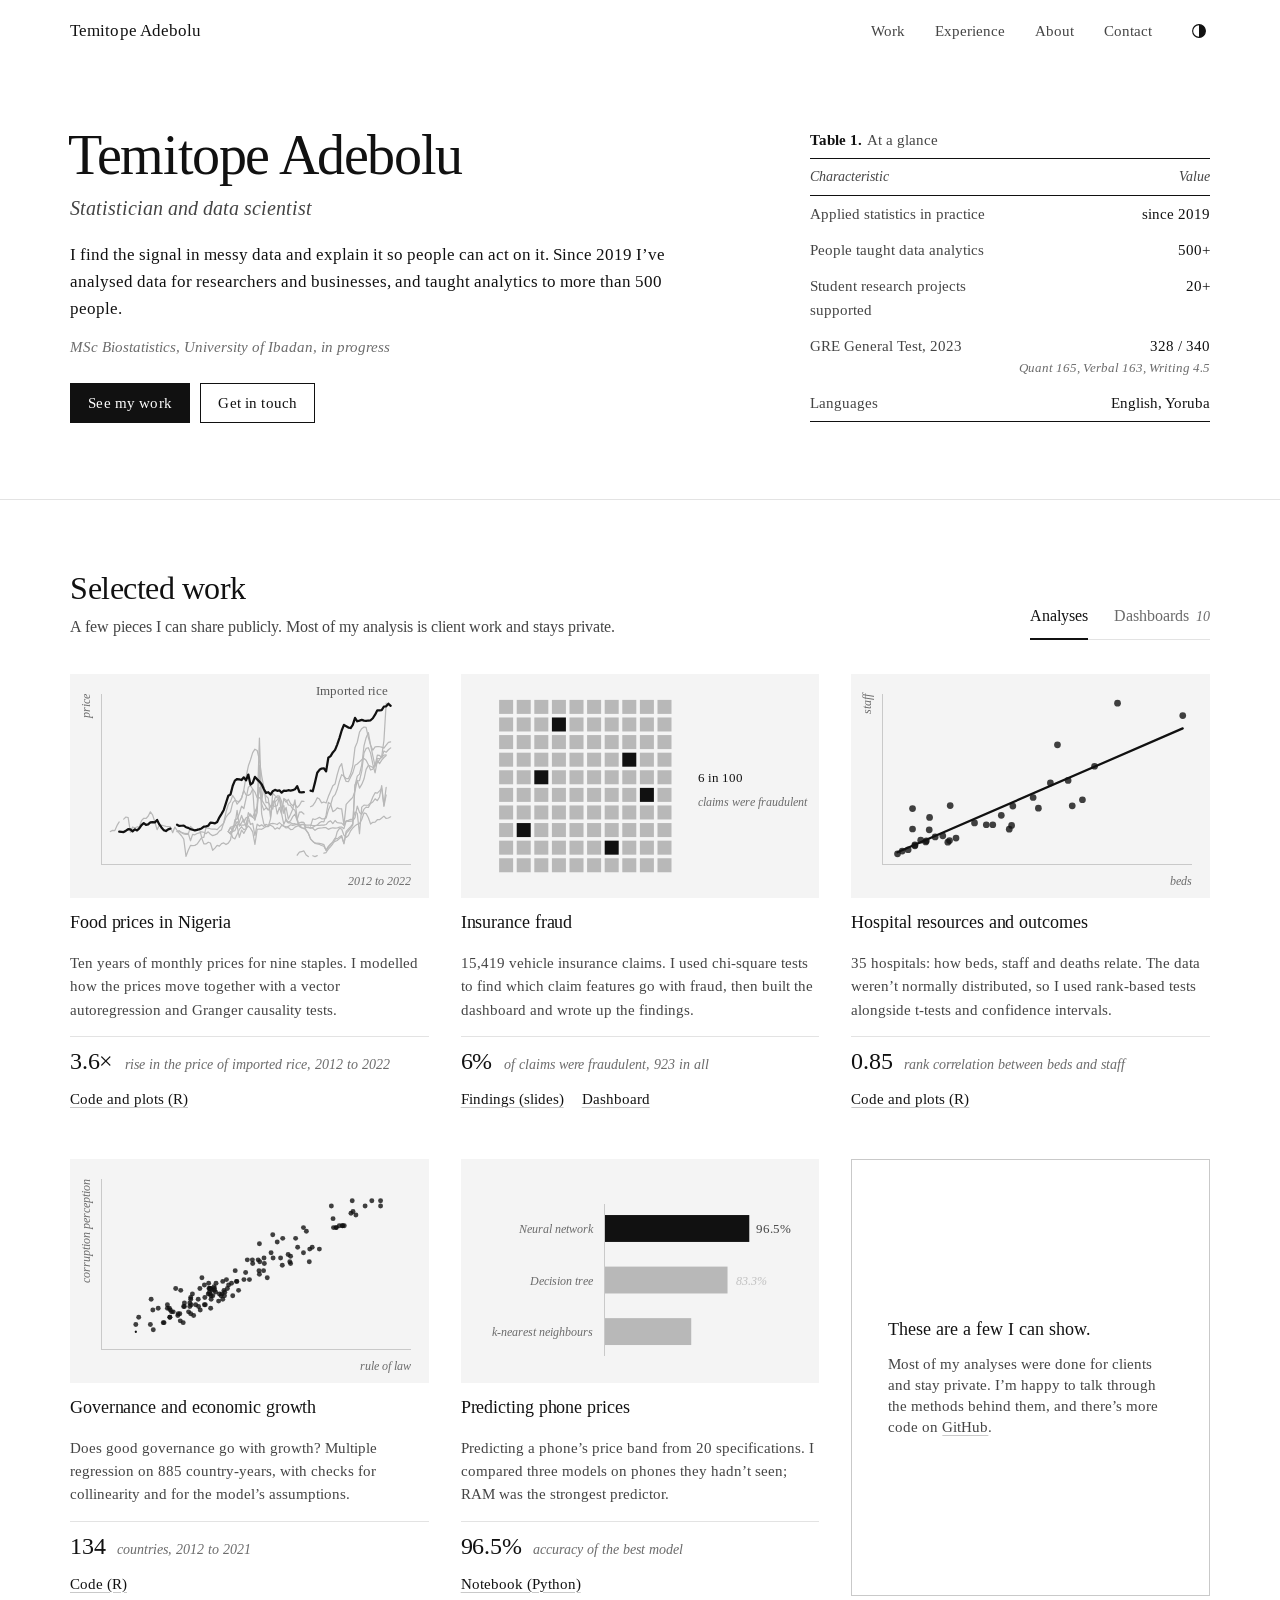
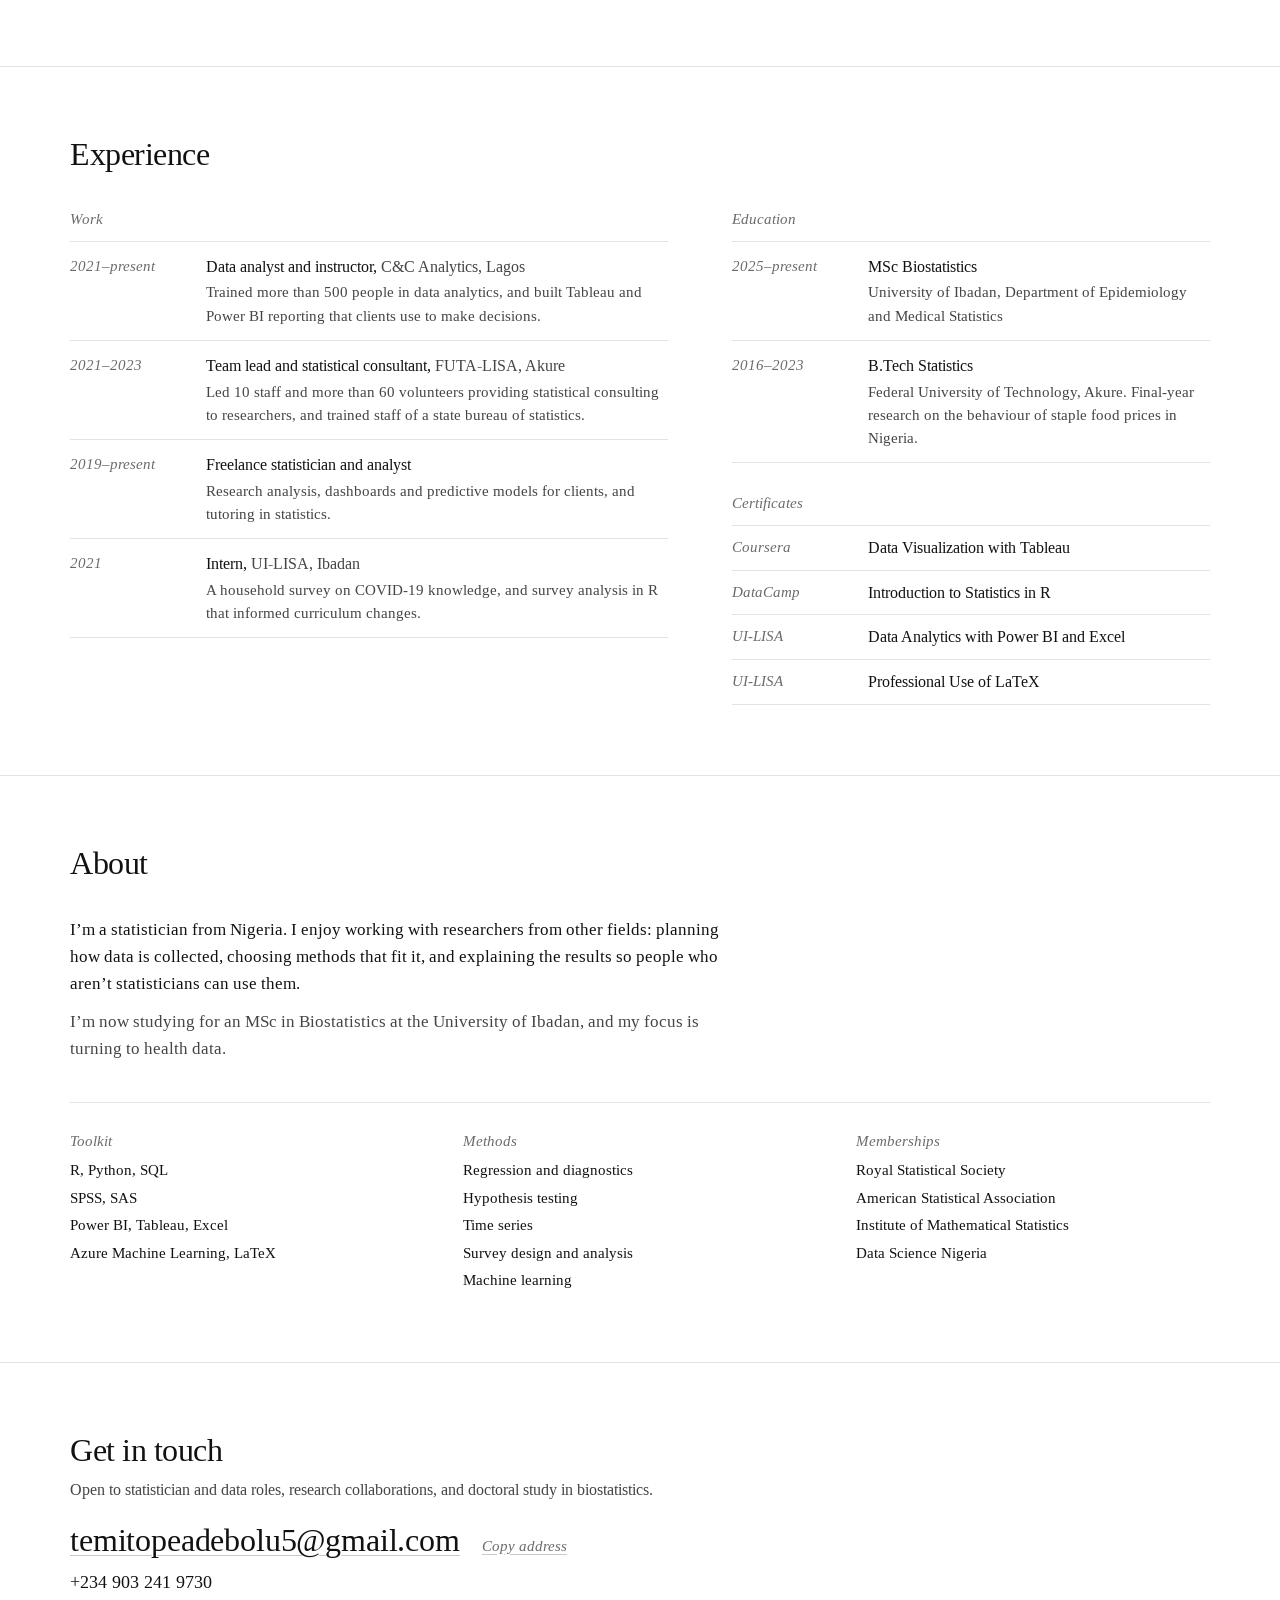
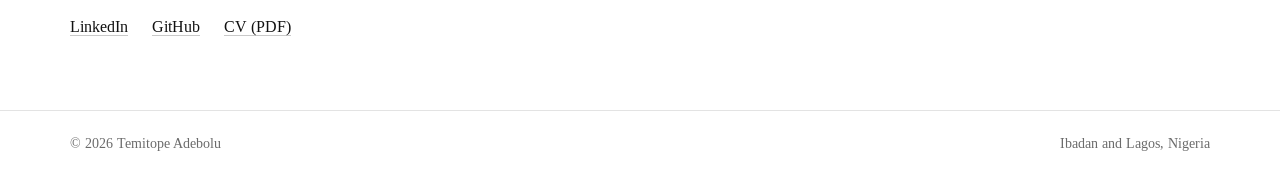
<file: index.html>
<!doctype html>
<html lang="en">
<head>
  <meta charset="utf-8">
  <meta name="viewport" content="width=device-width, initial-scale=1">
  <title>Temitope Adebolu, statistician and data scientist</title>
  <meta name="description" content="Statistician and data scientist in Nigeria, studying for an MSc in Biostatistics at the University of Ibadan. Selected analyses in R and Python, dashboards, and experience.">
  <meta name="author" content="Temitope Adebolu">
  <link rel="canonical" href="https://adebolublaise.github.io/">
  <meta name="theme-color" content="#ffffff" media="(prefers-color-scheme: light)">
  <meta name="theme-color" content="#000000" media="(prefers-color-scheme: dark)">

  <meta property="og:type" content="profile">
  <meta property="og:title" content="Temitope Adebolu, statistician and data scientist">
  <meta property="og:description" content="Selected analyses in R and Python, dashboards, and seven years of applied statistics. MSc Biostatistics, University of Ibadan.">
  <meta property="og:url" content="https://adebolublaise.github.io/">
  <meta property="og:image" content="https://adebolublaise.github.io/assets/og.jpg">
  <meta property="og:image:width" content="1200">
  <meta property="og:image:height" content="630">
  <meta property="og:image:alt" content="Temitope Adebolu, statistician and data scientist.">
  <meta name="twitter:card" content="summary_large_image">

  <link rel="icon" href="/favicon.svg" type="image/svg+xml">
  <link rel="icon" href="/favicon-32.png" sizes="32x32" type="image/png">
  <link rel="apple-touch-icon" href="/apple-touch-icon.png">

  <script>
    (function () {
      var d = document.documentElement;
      d.classList.add('js');
      try {
        var t = localStorage.getItem('theme');
        if (t === 'dark' || t === 'light') d.setAttribute('data-theme', t);
      } catch (e) {}
    })();
  </script>
  <link rel="stylesheet" href="/assets/css/site.css">
  <script src="/assets/js/site.js" defer></script>

  <script type="application/ld+json">
  {
    "@context": "https://schema.org",
    "@type": "Person",
    "name": "Temitope Adebolu",
    "jobTitle": "Statistician and data scientist",
    "url": "https://adebolublaise.github.io/",
    "email": "mailto:temitopeadebolu5@gmail.com",
    "telephone": "+2349032419730",
    "address": { "@type": "PostalAddress", "addressLocality": "Ibadan", "addressCountry": "NG" },
    "alumniOf": { "@type": "CollegeOrUniversity", "name": "Federal University of Technology, Akure" },
    "affiliation": { "@type": "CollegeOrUniversity", "name": "University of Ibadan" },
    "knowsAbout": ["Biostatistics", "Statistics", "Data science", "R", "Python", "SQL", "Power BI", "Tableau"],
    "sameAs": ["https://www.linkedin.com/in/adebolu-temitope/", "https://github.com/AdeboluBlaise"]
  }
  </script>
</head>
<body>
  <a class="skip" href="#main">Skip to content</a>

  <header class="site-head">
    <div class="wrap">
      <a class="wordmark" href="#top">Temitope Adebolu</a>
      <div class="head-right">
        <nav class="nav" aria-label="Sections">
          <ul>
            <li class="hide-xs"><a href="#work">Work</a></li>
            <li class="hide-sm"><a href="#experience">Experience</a></li>
            <li class="hide-sm"><a href="#about">About</a></li>
            <li><a href="#contact">Contact</a></li>
          </ul>
        </nav>
        <button class="theme-btn" type="button" data-theme-toggle aria-label="Switch to dark theme">
          <svg viewBox="0 0 24 24" aria-hidden="true"><circle cx="12" cy="12" r="8.5" fill="none" stroke="currentColor" stroke-width="1.5"/><path d="M12 3.5a8.5 8.5 0 0 1 0 17z" fill="currentColor"/></svg>
        </button>
      </div>
    </div>
  </header>

  <main id="main">

    <!-- Hero -->
    <div class="wrap" id="top">
      <section class="hero" aria-labelledby="name">
        <div class="hero-copy">
          <h1 id="name"><span>Temitope</span> <span>Adebolu</span></h1>
          <p class="role-line">Statistician and data scientist</p>
          <p class="lead">I find the signal in messy data and explain it so people can act on it. Since 2019 I&rsquo;ve analysed data for researchers and businesses, and taught analytics to more than 500 people.</p>
          <p class="hero-facts">MSc Biostatistics, University of Ibadan, in progress</p>
          <div class="hero-cta">
            <a class="btn btn-solid" href="#work">See my work</a>
            <a class="btn" href="#contact">Get in touch</a>
          </div>
        </div>
        <div class="t1 hero-t1">
          <table>
            <caption><b>Table 1.</b>At a glance</caption>
            <thead>
              <tr><th scope="col">Characteristic</th><th scope="col">Value</th></tr>
            </thead>
            <tbody>
              <tr><td>Applied statistics in practice</td><td>since 2019</td></tr>
              <tr><td>People taught data analytics</td><td>500+</td></tr>
              <tr><td>Student research projects supported</td><td>20+</td></tr>
              <tr><td>GRE General Test, 2023</td><td>328 / 340<small>Quant 165, Verbal 163, Writing 4.5</small></td></tr>
              <tr><td>Languages</td><td>English, Yoruba</td></tr>
            </tbody>
          </table>
        </div>
      </section>
    </div>

    <!-- Work -->
    <section class="section" id="work" aria-labelledby="work-h">
      <div class="wrap">
        <div class="sec-head">
          <div>
            <h2 id="work-h">Selected work</h2>
            <p class="intro">A few pieces I can share publicly. Most of my analysis is client work and stays private.</p>
          </div>
          <div class="tabs" role="tablist" aria-label="Type of work">
            <button class="tab" type="button" role="tab" id="tab-analyses" aria-controls="panel-analyses" aria-selected="true">Analyses</button>
            <button class="tab" type="button" role="tab" id="tab-dashboards" aria-controls="panel-dashboards" aria-selected="false" tabindex="-1">Dashboards <span class="count">10</span></button>
          </div>
        </div>

        <div class="panel is-active" id="panel-analyses" role="tabpanel" aria-labelledby="tab-analyses">
          <div class="cards swipe">

            <article class="card">
              <figure class="card-fig"><svg viewBox="0 0 320 200" data-fig="food" role="img" aria-label="Line chart of nine staple food prices in Nigeria from 2012 to 2022, all rising, with imported rice highlighted."></svg></figure>
              <h3>Food prices in Nigeria</h3>
              <p class="card-text">Ten years of monthly prices for nine staples. I modelled how the prices move together with a vector autoregression and Granger causality tests.</p>
              <p class="card-stat"><span class="num">3.6&times;</span><span class="lbl">rise in the price of imported rice, 2012 to 2022</span></p>
              <p class="card-links"><a href="https://github.com/AdeboluBlaise/R-codes/tree/main/Advanced%20Time-Series%20Analysis%20%26%20VAR%20Modeling%20for%20Food%20Price%20Trends">Code and plots (R)</a></p>
            </article>

            <article class="card">
              <figure class="card-fig"><svg viewBox="0 0 320 200" data-fig="fraud" role="img" aria-label="A grid of 100 squares in which 6 are filled: about 6 in every 100 insurance claims were fraudulent."></svg></figure>
              <h3>Insurance fraud</h3>
              <p class="card-text">15,419 vehicle insurance claims. I used chi-square tests to find which claim features go with fraud, then built the dashboard and wrote up the findings.</p>
              <p class="card-stat"><span class="num">6%</span><span class="lbl">of claims were fraudulent, 923 in all</span></p>
              <p class="card-links"><a href="https://docs.google.com/presentation/d/1B2-8ueuAvnGxmFmYTkmYZP01C_ZTipNymWuoo0PkzSA/edit?usp=sharing">Findings (slides)</a><a href="/assets/img/dashboards/07-insurance-fraud-lg.webp" data-open-dash="0">Dashboard</a></p>
            </article>

            <article class="card">
              <figure class="card-fig"><svg viewBox="0 0 320 200" data-fig="hospital" role="img" aria-label="Scatter plot of beds against staff for 35 hospitals, rising together, with a trend line."></svg></figure>
              <h3>Hospital resources and outcomes</h3>
              <p class="card-text">35 hospitals: how beds, staff and deaths relate. The data weren&rsquo;t normally distributed, so I used rank-based tests alongside t-tests and confidence intervals.</p>
              <p class="card-stat"><span class="num">0.85</span><span class="lbl">rank correlation between beds and staff</span></p>
              <p class="card-links"><a href="https://github.com/AdeboluBlaise/R-codes/tree/main/Hospital%20Data%20Analysis">Code and plots (R)</a></p>
            </article>

            <article class="card">
              <figure class="card-fig"><svg viewBox="0 0 320 200" data-fig="governance" role="img" aria-label="Scatter plot of rule of law against corruption perception for 134 countries, tightly rising together, with a trend line."></svg></figure>
              <h3>Governance and economic growth</h3>
              <p class="card-text">Does good governance go with growth? Multiple regression on 885 country-years, with checks for collinearity and for the model&rsquo;s assumptions.</p>
              <p class="card-stat"><span class="num">134</span><span class="lbl">countries, 2012 to 2021</span></p>
              <p class="card-links"><a href="https://github.com/AdeboluBlaise/R-codes/tree/main/Global%20Governance%2C%20Corruption%2C%20%26%20Economic%20Growth">Code (R)</a></p>
            </article>

            <article class="card">
              <figure class="card-fig"><svg viewBox="0 0 320 200" data-fig="models" role="img" aria-label="Bar chart of model accuracy: neural network 96.5 percent, decision tree 83 percent, k-nearest neighbours 62 percent."></svg></figure>
              <h3>Predicting phone prices</h3>
              <p class="card-text">Predicting a phone&rsquo;s price band from 20 specifications. I compared three models on phones they hadn&rsquo;t seen; RAM was the strongest predictor.</p>
              <p class="card-stat"><span class="num">96.5%</span><span class="lbl">accuracy of the best model</span></p>
              <p class="card-links"><a href="https://github.com/AdeboluBlaise/Python-codes/tree/main/End-to-End%20Mobile%20Price%20Classification">Notebook (Python)</a></p>
            </article>

            <article class="card card-note">
              <p>These are a few I can show.</p>
              <p>Most of my analyses were done for clients and stay private. I&rsquo;m happy to talk through the methods behind them, and there&rsquo;s more code on <a href="https://github.com/AdeboluBlaise">GitHub</a>.</p>
            </article>

          </div>
          <p class="swipe-hint">Swipe sideways for more.</p>
        </div>

        <div class="panel" id="panel-dashboards" role="tabpanel" aria-labelledby="tab-dashboards">
          <ul class="dash-grid swipe">
            <li class="dash"><a href="/assets/img/dashboards/07-insurance-fraud-lg.webp" data-lightbox data-w="1471" data-h="817" data-src="https://drive.google.com/file/d/1jYbqkerGQumdwdY8VlM9F9p6UIjwdQli/view" data-desc="15,419 vehicle insurance claims, 923 of them fraudulent. Chi-square tests picked out the claim features linked to fraud." data-extra="https://docs.google.com/presentation/d/1B2-8ueuAvnGxmFmYTkmYZP01C_ZTipNymWuoo0PkzSA/edit?usp=sharing" data-extra-label="Read the findings (slides)"><span class="dash-thumb"><img src="/assets/img/dashboards/07-insurance-fraud-sm.webp" width="760" height="422" alt="Vehicle insurance claims dashboard." loading="lazy" decoding="async"></span><h3>Insurance analytics and fraud</h3></a></li>
            <li class="dash"><a href="/assets/img/dashboards/04-client-acquisition-lg.webp" data-lightbox data-w="1013" data-h="1225" data-src="https://drive.google.com/file/d/1qawm5tLewY_g3ONFfeebCs0lAvK16_QL/view" data-desc="11,720 leads across four channels: conversion, spend and cost per conversion, with written recommendations."><span class="dash-thumb"><img src="/assets/img/dashboards/04-client-acquisition-sm.webp" width="760" height="919" alt="Client acquisition channels dashboard." loading="lazy" decoding="async" style="object-position: 50% 64%"></span><h3>Client acquisition channels</h3></a></li>
            <li class="dash"><a href="/assets/img/dashboards/02-fire-incident-lg.webp" data-lightbox data-w="788" data-h="888" data-src="https://drive.google.com/file/d/1-sKoJhyrkmd_-p-Sw8lgwkwBQe-re6G_/view" data-desc="1,164 incidents, 71 casualties and a 5.1-minute average response, broken down by month and weekday."><span class="dash-thumb"><img src="/assets/img/dashboards/02-fire-incident-sm.webp" width="760" height="856" alt="Fire incident analytics dashboard." loading="lazy" decoding="async"></span><h3>Fire incidents and response</h3></a></li>
            <li class="dash"><a href="/assets/img/dashboards/06-hr-analytics-lg.webp" data-lightbox data-w="1458" data-h="832" data-src="https://drive.google.com/file/d/1dF0u5m9DJFY5Z00fvaz2mMv7X5MtrYIF/view" data-desc="A workforce of 20,000: headcount by department, age and experience, and the reasons people resign."><span class="dash-thumb"><img src="/assets/img/dashboards/06-hr-analytics-sm.webp" width="760" height="434" alt="HR analytics dashboard." loading="lazy" decoding="async"></span><h3>HR analytics</h3></a></li>
            <li class="dash"><a href="/assets/img/dashboards/01-sales-performance-lg.webp" data-lightbox data-w="908" data-h="959" data-src="https://drive.google.com/file/d/1803fnlt_vhYftMdCIopIiEmilC6Dm5gG/view" data-desc="Four years of retail orders: 9,994 orders, $2.3M in sales and $286K profit by month, product and region."><span class="dash-thumb"><img src="/assets/img/dashboards/01-sales-performance-sm.webp" width="760" height="803" alt="Sales performance dashboard." loading="lazy" decoding="async"></span><h3>Sales performance</h3></a></li>
            <li class="dash"><a href="/assets/img/dashboards/05-sales-profit-lg.webp" data-lightbox data-w="788" data-h="1488" data-src="https://drive.google.com/file/d/1ZM7adoGf5AfBzNWWmERc6qiIUqtNLFIk/view" data-desc="A 12.5% profit margin traced through segments, categories and states, with return rates by manufacturer."><span class="dash-thumb"><img src="/assets/img/dashboards/05-sales-profit-sm.webp" width="760" height="1435" alt="Sales, profit and returns dashboard." loading="lazy" decoding="async"></span><h3>Sales, profit and returns</h3></a></li>
            <li class="dash"><a href="/assets/img/dashboards/03-bicycle-retail-lg.webp" data-lightbox data-w="1426" data-h="1217" data-src="https://drive.google.com/file/d/1drMBCsQaCd4r1QzrVvJGjbHdLPjisoqa/view" data-desc="Three years of sales for a bicycle retailer: 2,500 transactions and $3.2M by brand, segment, state and age."><span class="dash-thumb"><img src="/assets/img/dashboards/03-bicycle-retail-sm.webp" width="760" height="649" alt="Bicycle retail sales dashboard." loading="lazy" decoding="async"></span><h3>Bicycle retail sales</h3></a></li>
            <li class="dash"><a href="/assets/img/dashboards/09-fleet-management-lg.webp" data-lightbox data-w="993" data-h="793" data-src="https://drive.google.com/file/d/17flyOm4a7EsInhcfvB1YZRr9MTV2uDTY/view" data-desc="1,185 vehicles across 50 departments: equipment mix, service groups, labour time and downtime."><span class="dash-thumb"><img src="/assets/img/dashboards/09-fleet-management-sm.webp" width="760" height="607" alt="Fleet management dashboard." loading="lazy" decoding="async"></span><h3>Fleet management</h3></a></li>
            <li class="dash"><a href="/assets/img/dashboards/08-nobel-prize-lg.webp" data-lightbox data-w="1108" data-h="1641" data-src="https://drive.google.com/file/d/123HxoBdR7g3B6RL5KON7azW5guzL7Kas/view" data-desc="923 laureates across six prizes, 79 countries and 306 universities, with winning age and trends over time."><span class="dash-thumb"><img src="/assets/img/dashboards/08-nobel-prize-sm.webp" width="760" height="1126" alt="Nobel Prize laureates dashboard." loading="lazy" decoding="async"></span><h3>Nobel Prize laureates</h3></a></li>
            <li class="dash"><a href="/assets/img/dashboards/10-cookie-sales-lg.webp" data-lightbox data-w="1132" data-h="826" data-src="https://drive.google.com/file/d/1RCdpEh5lfiHgUYAL9cCx-fPLhgtCjiez/view" data-desc="700 orders and $4.69M in sales across cookie types, customers and states, 2019 to 2020."><span class="dash-thumb"><img src="/assets/img/dashboards/10-cookie-sales-sm.webp" width="760" height="555" alt="Cookie sales and profit dashboard." loading="lazy" decoding="async"></span><h3>Cookie sales and profit</h3></a></li>
          </ul>
          <p class="swipe-hint">Swipe sideways for more, and tap one to open it.</p>
          <p class="dash-more">
            <a href="https://1drv.ms/b/s!AtZL5VyYrCf1gnM4ypnUnzwAFC87?e=LERIMK">All dashboards in one PDF</a>
            <a href="https://1drv.ms/u/s!AtZL5VyYrCf1gnR5gbMQ4X4MhFFR?e=9hidO0">Power BI source file</a>
          </p>
        </div>
      </div>

      <dialog class="lb" id="lightbox" aria-labelledby="lb-title">
        <div class="lb-media"><img alt="" src="[data-uri]" width="1" height="1"></div>
        <div class="lb-bar">
          <div>
            <h3 id="lb-title"></h3>
            <p data-lb-desc></p>
            <p class="lb-links"><a data-lb-src href="#">Open the original</a><a data-lb-extra href="#" hidden></a></p>
          </div>
          <div class="lb-ctrl">
            <button class="btn" type="button" data-lb-prev aria-label="Previous dashboard">Previous</button>
            <button class="btn" type="button" data-lb-next aria-label="Next dashboard">Next</button>
            <button class="btn" type="button" data-lb-close>Close</button>
          </div>
        </div>
      </dialog>
    </section>

    <!-- Experience -->
    <section class="section" id="experience" aria-labelledby="experience-h">
      <div class="wrap">
        <div class="sec-head">
          <h2 id="experience-h">Experience</h2>
        </div>
        <div class="xp">
          <div>
            <h3 class="col-h">Work</h3>
            <ol class="xp-list">
              <li>
                <span class="xp-when">2021&ndash;present</span>
                <div class="xp-what"><b>Data analyst and instructor</b>, <span class="org">C&amp;C Analytics, Lagos</span>
                  <p>Trained more than 500 people in data analytics, and built Tableau and Power BI reporting that clients use to make decisions.</p></div>
              </li>
              <li>
                <span class="xp-when">2021&ndash;2023</span>
                <div class="xp-what"><b>Team lead and statistical consultant</b>, <span class="org">FUTA-LISA, Akure</span>
                  <p>Led 10 staff and more than 60 volunteers providing statistical consulting to researchers, and trained staff of a state bureau of statistics.</p></div>
              </li>
              <li>
                <span class="xp-when">2019&ndash;present</span>
                <div class="xp-what"><b>Freelance statistician and analyst</b>
                  <p>Research analysis, dashboards and predictive models for clients, and tutoring in statistics.</p></div>
              </li>
              <li>
                <span class="xp-when">2021</span>
                <div class="xp-what"><b>Intern</b>, <span class="org">UI-LISA, Ibadan</span>
                  <p>A household survey on COVID-19 knowledge, and survey analysis in R that informed curriculum changes.</p></div>
              </li>
            </ol>
          </div>
          <div>
            <div class="xp-block">
            <h3 class="col-h">Education</h3>
            <ol class="xp-list">
              <li>
                <span class="xp-when">2025&ndash;present</span>
                <div class="xp-what"><b>MSc Biostatistics</b>
                  <p>University of Ibadan, Department of Epidemiology and Medical Statistics</p></div>
              </li>
              <li>
                <span class="xp-when">2016&ndash;2023</span>
                <div class="xp-what"><b>B.Tech Statistics</b>
                  <p>Federal University of Technology, Akure. Final-year research on the behaviour of staple food prices in Nigeria.</p></div>
              </li>
            </ol>
            </div>
            <div class="xp-block">
            <h3 class="col-h">Certificates</h3>
            <ol class="xp-list certs">
              <li><span class="xp-when">Coursera</span><div class="xp-what">Data Visualization with Tableau</div></li>
              <li><span class="xp-when">DataCamp</span><div class="xp-what">Introduction to Statistics in R</div></li>
              <li><span class="xp-when">UI-LISA</span><div class="xp-what">Data Analytics with Power BI and Excel</div></li>
              <li><span class="xp-when">UI-LISA</span><div class="xp-what">Professional Use of LaTeX</div></li>
            </ol>
            </div>
          </div>
        </div>
      </div>
    </section>

    <!-- About -->
    <section class="section" id="about" aria-labelledby="about-h">
      <div class="wrap">
        <div class="sec-head">
          <h2 id="about-h">About</h2>
        </div>
        <div class="about">
          <div class="about-text">
            <p>I&rsquo;m a statistician from Nigeria. I enjoy working with researchers from other fields: planning how data is collected, choosing methods that fit it, and explaining the results so people who aren&rsquo;t statisticians can use them.</p>
            <p>I&rsquo;m now studying for an MSc in Biostatistics at the University of Ibadan, and my focus is turning to health data.</p>
          </div>
        </div>

        <div class="facts">
          <div>
            <h3>Toolkit</h3>
            <ul>
              <li>R, Python, SQL</li>
              <li>SPSS, SAS</li>
              <li>Power BI, Tableau, Excel</li>
              <li>Azure Machine Learning, LaTeX</li>
            </ul>
          </div>
          <div>
            <h3>Methods</h3>
            <ul>
              <li>Regression and diagnostics</li>
              <li>Hypothesis testing</li>
              <li>Time series</li>
              <li>Survey design and analysis</li>
              <li>Machine learning</li>
            </ul>
          </div>
          <div>
            <h3>Memberships</h3>
            <ul>
              <li>Royal Statistical Society</li>
              <li>American Statistical Association</li>
              <li>Institute of Mathematical Statistics</li>
              <li>Data Science Nigeria</li>
            </ul>
          </div>
        </div>
      </div>
    </section>

    <!-- Contact -->
    <section class="section contact" id="contact" aria-labelledby="contact-h">
      <div class="wrap">
        <div class="sec-head">
          <div>
            <h2 id="contact-h">Get in touch</h2>
            <p class="intro">Open to statistician and data roles, research collaborations, and doctoral study in biostatistics.</p>
          </div>
        </div>
        <div class="email-row">
          <a class="email" href="mailto:temitopeadebolu5@gmail.com">temitopeadebolu5@gmail.com</a>
          <button class="textbtn" type="button" data-copy="temitopeadebolu5@gmail.com">Copy address</button>
        </div>
        <p class="phone"><a href="tel:+2349032419730">+234 903 241 9730</a></p>
        <ul class="links">
          <li><a href="https://www.linkedin.com/in/adebolu-temitope/">LinkedIn</a></li>
          <li><a href="https://github.com/AdeboluBlaise">GitHub</a></li>
          <li><a href="https://drive.google.com/file/d/1cfr-IFdyjBvwRaPEfjrkj0Mvpket3lki/view">CV (PDF)</a></li>
        </ul>
      </div>
    </section>
  </main>

  <footer class="site-foot">
    <div class="wrap">
      <p>&copy; <span data-year>2026</span> Temitope Adebolu</p>
      <p>Ibadan and Lagos, Nigeria</p>
    </div>
  </footer>
</body>
</html>
</file>
<file: assets/css/site.css>
/* ==========================================================================
   Temitope Adebolu — personal site
   Black and white. Times New Roman, with Tinos (metric-compatible) as the
   web fallback for devices that don't have it.
   ========================================================================== */

@font-face {
  font-family: "Site Serif";
  src: local("Times New Roman"), local("TimesNewRomanPSMT"),
       url("../fonts/Tinos-Regular.woff2") format("woff2");
  font-weight: 400;
  font-style: normal;
  font-display: swap;
}
@font-face {
  font-family: "Site Serif";
  src: local("Times New Roman Italic"), local("TimesNewRomanPS-ItalicMT"),
       url("../fonts/Tinos-Italic.woff2") format("woff2");
  font-weight: 400;
  font-style: italic;
  font-display: swap;
}
@font-face {
  font-family: "Site Serif";
  src: local("Times New Roman Bold"), local("TimesNewRomanPS-BoldMT"),
       url("../fonts/Tinos-Bold.woff2") format("woff2");
  font-weight: 700;
  font-style: normal;
  font-display: swap;
}

/* ---------- Theme ---------- */

:root {
  --bg: #ffffff;
  --surface: #f4f4f4;
  --ink: #111111;
  --ink-2: #444444;
  --ink-3: #6b6b6b;
  --rule: #e3e3e3;
  --rule-2: #c9c9c9;
  --chart-lo: #b8b8b8;

  --font: "Site Serif", "Times New Roman", Times, Tinos, "Liberation Serif", serif;
  --wrap: 1140px;
  --gut: clamp(20px, 4.5vw, 40px);
  --head-h: 62px;
  --ease: cubic-bezier(0.22, 0.61, 0.36, 1);
  color-scheme: light;
}
:root[data-theme="dark"] {
  --bg: #000000;
  --surface: #101010;
  --ink: #f2f2f2;
  --ink-2: #bdbdbd;
  --ink-3: #8f8f8f;
  --rule: #232323;
  --rule-2: #3c3c3c;
  --chart-lo: #4d4d4d;
  color-scheme: dark;
}
@media (prefers-color-scheme: dark) {
  :root:not([data-theme="light"]) {
    --bg: #000000;
    --surface: #101010;
    --ink: #f2f2f2;
    --ink-2: #bdbdbd;
    --ink-3: #8f8f8f;
    --rule: #232323;
    --rule-2: #3c3c3c;
    --chart-lo: #4d4d4d;
    color-scheme: dark;
  }
}

/* ---------- Base ---------- */

*, *::before, *::after { box-sizing: border-box; }

html {
  -webkit-text-size-adjust: 100%;
  text-size-adjust: 100%;
  scroll-padding-top: calc(var(--head-h) + 12px);
}
@media (prefers-reduced-motion: no-preference) {
  html { scroll-behavior: smooth; }
}

body {
  margin: 0;
  overflow-x: clip;
  background: var(--bg);
  color: var(--ink);
  font-family: var(--font);
  font-size: 1rem;
  line-height: 1.6;
  font-kerning: normal;
  font-variant-numeric: lining-nums;
  -webkit-font-smoothing: antialiased;
  -moz-osx-font-smoothing: grayscale;
  text-rendering: optimizeLegibility;
  transition: background-color 0.3s, color 0.3s;
}

img, svg { display: block; max-width: 100%; }
img { height: auto; }
h1, h2, h3, p, ul, ol, dl, dd, figure, table { margin: 0; }
ul, ol { padding: 0; list-style: none; }
h1, h2, h3 { font-weight: 400; }

a {
  color: inherit;
  text-decoration: underline;
  text-decoration-thickness: 1px;
  text-underline-offset: 0.18em;
  text-decoration-color: var(--rule-2);
  transition: text-decoration-color 0.2s, color 0.2s;
}
a:hover { text-decoration-color: currentColor; }

button { font: inherit; color: inherit; }
:focus { outline: none; }
:focus-visible { outline: 2px solid var(--ink); outline-offset: 3px; border-radius: 1px; }
::selection { background: var(--ink); color: var(--bg); }

.visually-hidden {
  position: absolute !important; width: 1px; height: 1px; margin: -1px; padding: 0;
  overflow: hidden; clip: rect(0 0 0 0); white-space: nowrap; border: 0;
}
.skip {
  position: absolute; left: 12px; top: -60px; z-index: 50;
  padding: 8px 14px; background: var(--ink); color: var(--bg); text-decoration: none;
}
.skip:focus { top: 12px; }

.wrap {
  width: 100%;
  max-width: calc(var(--wrap) + 2 * var(--gut));
  margin-inline: auto;
  padding-inline: var(--gut);
}

.m { font-style: italic; white-space: nowrap; }

/* ---------- Header ---------- */

.site-head {
  position: sticky; top: 0; z-index: 30;
  background: var(--bg);
  border-bottom: 1px solid transparent;
  transition: border-color 0.3s, background-color 0.3s;
}
.site-head.is-scrolled { border-bottom-color: var(--rule); }
.site-head .wrap {
  display: flex; align-items: center; justify-content: space-between; gap: 20px;
  min-height: var(--head-h);
}
.wordmark { font-size: 1.0625rem; text-decoration: none; letter-spacing: 0.005em; white-space: nowrap; }
.head-right { display: flex; align-items: center; gap: clamp(14px, 2.6vw, 30px); }
.nav ul { display: flex; gap: clamp(14px, 2.6vw, 30px); }
.nav a { color: var(--ink-2); text-decoration: none; font-size: 0.9375rem; padding-block: 6px; }
.nav a:hover, .nav a[aria-current="true"] { color: var(--ink); }
.nav a[aria-current="true"] { text-decoration: underline; text-decoration-color: currentColor; }
.theme-btn {
  display: inline-grid; place-items: center;
  width: 34px; height: 34px; margin-right: -6px; padding: 0;
  border: 0; border-radius: 50%; background: none; cursor: pointer; color: var(--ink);
}
.theme-btn:hover { background: var(--surface); }
.theme-btn svg { width: 18px; height: 18px; }
@media (max-width: 560px) { .nav .hide-sm { display: none; } }
@media (max-width: 380px) {
  .nav .hide-xs { display: none; }
  .wordmark { font-size: 1rem; }
  .head-right, .nav ul { gap: 12px; }
}

/* ---------- Buttons ---------- */

.btn {
  display: inline-flex; align-items: center; justify-content: center;
  min-height: 40px; padding: 0.45em 1.15em;
  border: 1px solid var(--ink); border-radius: 0;
  background: transparent; color: var(--ink);
  font-size: 0.9375rem; letter-spacing: 0.01em; text-decoration: none; cursor: pointer;
  transition: background-color 0.2s, color 0.2s;
}
.btn:hover { background: var(--ink); color: var(--bg); }
.btn-solid { background: var(--ink); color: var(--bg); }
.btn-solid:hover { background: transparent; color: var(--ink); }
.textbtn {
  border: 0; background: none; padding: 2px 0; cursor: pointer;
  font-size: 0.9375rem; font-style: italic; color: var(--ink-3);
  text-decoration: underline; text-decoration-color: var(--rule-2); text-underline-offset: 0.2em;
}
.textbtn:hover { color: var(--ink); text-decoration-color: currentColor; }

/* ---------- Hero ---------- */

.hero {
  display: grid;
  grid-template-columns: minmax(0, 1.2fr) minmax(0, 0.8fr);
  gap: clamp(32px, 6vw, 88px);
  align-items: center;
  padding-block: clamp(36px, 5vw, 72px) clamp(44px, 6vw, 80px);
}
.hero h1 {
  font-size: clamp(2.3rem, 1.6rem + 2.4vw, 3.6rem);
  line-height: 1;
  letter-spacing: -0.025em;
  margin-left: -0.03em;
}

.role-line {
  margin-top: 10px;
  font-style: italic;
  font-size: clamp(1.0625rem, 1rem + 0.3vw, 1.25rem);
  color: var(--ink-2);
}
.lead {
  margin-top: 16px;
  max-width: 36em;
  font-size: 1.0625rem;
  line-height: 1.6;
}
.hero-facts { margin-top: 12px; color: var(--ink-3); font-style: italic; font-size: 0.9375rem; }
.hero-cta { display: flex; flex-wrap: wrap; gap: 10px; margin-top: 24px; }
.hero-t1 { justify-self: end; width: 100%; max-width: 400px; }
.js .hero-t1 { opacity: 0; animation: rise 0.9s var(--ease) 0.3s forwards; }

.js .hero-copy > * { opacity: 0; animation: rise 0.9s var(--ease) forwards; }
.js .hero-copy > :nth-child(2) { animation-delay: 0.08s; }
.js .hero-copy > :nth-child(3) { animation-delay: 0.16s; }
.js .hero-copy > :nth-child(4) { animation-delay: 0.24s; }
.js .hero-copy > :nth-child(5) { animation-delay: 0.32s; }
@keyframes rise { from { opacity: 0; transform: translateY(12px); } to { opacity: 1; transform: none; } }

/* ---------- Sections ---------- */

.section { padding-block: clamp(44px, 5.5vw, 80px); border-top: 1px solid var(--rule); }
.sec-head {
  display: flex; flex-wrap: wrap; align-items: flex-end; justify-content: space-between;
  gap: 18px 40px;
  margin-bottom: clamp(22px, 3vw, 34px);
}
.sec-head h2 {
  font-size: clamp(1.6rem, 1.3rem + 0.9vw, 2.125rem);
  line-height: 1.1;
  letter-spacing: -0.015em;
}
.sec-head .intro { margin-top: 8px; max-width: 40em; color: var(--ink-2); }

/* ---------- Tabs ---------- */

.tabs { display: flex; gap: 26px; border-bottom: 1px solid var(--rule); }
.tab {
  position: relative;
  padding: 6px 0 10px; border: 0; background: none; cursor: pointer;
  font-size: 1rem; color: var(--ink-3);
}
.tab:hover { color: var(--ink); }
.tab[aria-selected="true"] { color: var(--ink); }
.tab[aria-selected="true"]::after {
  content: ""; position: absolute; left: 0; right: 0; bottom: -1px; height: 2px; background: var(--ink);
}
.tab .count { font-style: italic; font-size: 0.9em; color: var(--ink-3); margin-left: 3px; }
.panel[hidden], .js .panel:not(.is-active) { display: none; }
.js .panel.is-entering { animation: fade 0.35s var(--ease); }
@keyframes fade { from { opacity: 0; transform: translateY(6px); } }

/* ---------- Analysis cards ---------- */

.cards {
  display: grid;
  grid-template-columns: repeat(3, minmax(0, 1fr));
  gap: clamp(32px, 4vw, 48px) clamp(20px, 2.6vw, 32px);
}
.card { display: flex; flex-direction: column; }
/* line the cards' parts up across a row */
@supports (grid-template-rows: subgrid) {
  .card { display: grid; grid-row: span 5; grid-template-rows: subgrid; row-gap: 0; }
  .card-note { display: flex; grid-row: span 5; }
}
.card-fig { cursor: pointer; }
.card-fig svg { width: 100%; height: auto; background: var(--surface); overflow: visible; }
.card h3 { margin-top: 14px; font-size: 1.125rem; line-height: 1.2; letter-spacing: -0.005em; }
.card-text { margin-top: 6px; color: var(--ink-2); font-size: 0.9375rem; line-height: 1.55; }
.card-stat {
  display: flex; align-items: baseline; gap: 12px;
  margin-top: 14px; padding-top: 12px;
  border-top: 1px solid var(--rule);
}
.card-stat .num { font-size: 1.5rem; line-height: 1; letter-spacing: -0.01em; white-space: nowrap; }
.card-stat .lbl { font-style: italic; color: var(--ink-3); font-size: 0.875rem; line-height: 1.35; }
.card-links { display: flex; flex-wrap: wrap; align-content: start; gap: 4px 18px; margin-top: auto; padding-top: 12px; font-size: 0.9375rem; }

.card-note {
  justify-content: center;
  padding: clamp(24px, 3vw, 36px);
  border: 1px solid var(--rule-2);
}
.card-note p { font-size: 1.125rem; line-height: 1.4; }
.card-note p + p { margin-top: 12px; font-size: 0.9375rem; color: var(--ink-2); }

/* figure primitives: colours follow the theme */
.f-axis { stroke: var(--rule-2); stroke-width: 1; fill: none; shape-rendering: crispEdges; }
.f-lo { stroke: var(--chart-lo); fill: none; stroke-width: 1.1; stroke-linejoin: round; stroke-linecap: round; }
.f-hi { stroke: var(--ink); fill: none; stroke-width: 2; stroke-linejoin: round; stroke-linecap: round; }
.f-dot { fill: var(--ink); }
.f-cell { fill: var(--chart-lo); }
.f-cell.on { fill: var(--ink); }
.f-bar { fill: var(--chart-lo); }
.f-bar.best { fill: var(--ink); }
.f-text { fill: var(--ink-3); font-family: var(--font); font-style: italic; font-size: 10.5px; }
.f-strong { fill: var(--ink); font-family: var(--font); font-size: 12px; }

/* ---------- Dashboards ---------- */

.dash-grid {
  display: grid;
  grid-template-columns: repeat(5, minmax(0, 1fr));
  gap: clamp(24px, 3vw, 36px) clamp(14px, 1.8vw, 22px);
}
.dash a { display: block; text-decoration: none; cursor: zoom-in; }
.dash-thumb {
  display: block; position: relative;
  aspect-ratio: 4 / 3; overflow: hidden;
  background: var(--surface);
  outline: 1px solid var(--rule); outline-offset: -1px;
}
.dash-thumb img {
  width: 100%; height: 100%; object-fit: cover; object-position: left top;
  filter: grayscale(1) contrast(1.05);
  transition: filter 0.45s var(--ease), transform 0.6s var(--ease);
}
.dash a:hover .dash-thumb img, .dash a:focus-visible .dash-thumb img { filter: none; transform: scale(1.03); }
.dash h3 { margin-top: 8px; font-size: 0.9375rem; line-height: 1.35; }
.dash-more {
  display: flex; flex-wrap: wrap; gap: 6px 26px;
  margin-top: 24px; font-size: 0.9375rem; font-style: italic; color: var(--ink-2);
}
@media (hover: none) { .dash-thumb img { filter: none; } }

/* lightbox */
.lb {
  width: min(1200px, 94vw); max-width: none; max-height: 94vh;
  padding: 0; border: 1px solid var(--rule-2); border-radius: 0;
  background: var(--bg); color: var(--ink); overflow: hidden;
}
.lb[open] { display: flex; flex-direction: column; animation: lb-in 0.25s var(--ease); }
.lb::backdrop { background: rgba(0, 0, 0, 0.78); }
@keyframes lb-in { from { opacity: 0; transform: translateY(8px); } }
.lb-media { flex: 1 1 auto; min-height: 0; overflow: auto; background: #fff; overscroll-behavior: contain; }
.lb-media img { width: 100%; height: auto; }
.lb-bar {
  display: grid; grid-template-columns: minmax(0, 1fr) auto; gap: 8px 24px; align-items: center;
  padding: 14px 20px 16px; border-top: 1px solid var(--rule);
}
.lb-bar h3 { font-size: 1.0625rem; }
.lb-bar p { color: var(--ink-2); font-size: 0.9375rem; }
.lb-links { display: flex; flex-wrap: wrap; gap: 2px 20px; margin-top: 4px; }
.lb-ctrl { display: flex; gap: 8px; }
.lb-ctrl .btn { min-height: 36px; padding: 0.3em 0.85em; font-size: 0.9375rem; }

/* ---------- Experience ---------- */

.xp { display: grid; grid-template-columns: minmax(0, 1.25fr) minmax(0, 1fr); gap: clamp(28px, 5vw, 72px); }
.col-h { font-size: 0.9375rem; font-style: italic; color: var(--ink-3); padding-bottom: 10px; border-bottom: 1px solid var(--rule); }
.xp-block + .xp-block { margin-top: 28px; }
.xp-list li {
  display: grid; grid-template-columns: 7.4em minmax(0, 1fr); gap: 4px 18px;
  padding-block: 12px; border-bottom: 1px solid var(--rule);
}
.certs li { padding-block: 9px; }
.xp-when { color: var(--ink-3); font-style: italic; font-size: 0.9375rem; font-variant-numeric: tabular-nums; white-space: nowrap; }
.xp-what b { font-weight: 400; font-size: 1rem; }
.xp-what .org { color: var(--ink-2); }
.xp-what p { margin-top: 2px; color: var(--ink-2); font-size: 0.9375rem; line-height: 1.55; }

/* ---------- About ---------- */

.about-text p { font-size: 1.0625rem; line-height: 1.6; max-width: 40em; }
.about-text p + p { margin-top: 0.6em; color: var(--ink-2); }

.t1 table { width: 100%; border-collapse: collapse; font-variant-numeric: tabular-nums; }
.t1 caption { caption-side: top; text-align: left; padding-bottom: 6px; font-size: 0.9375rem; color: var(--ink-2); }
.t1 caption b { color: var(--ink); margin-right: 0.35em; }
.t1 thead th {
  padding: 7px 0; border-top: 1.5px solid var(--ink); border-bottom: 1px solid var(--ink);
  font-weight: 400; font-style: italic; text-align: left; font-size: 0.875rem; color: var(--ink-2);
}
.t1 th:last-child, .t1 td:last-child { text-align: right; white-space: nowrap; padding-left: 12px; }
.t1 td { padding: 6px 0; font-size: 0.9375rem; vertical-align: baseline; }
.t1 td:first-child { padding-right: 12px; color: var(--ink-2); }
.t1 tbody tr:last-child td { border-bottom: 1.5px solid var(--ink); }
.t1 td small { display: block; font-style: italic; color: var(--ink-3); font-size: 0.8125rem; }

.facts {
  display: grid; grid-template-columns: repeat(3, minmax(0, 1fr));
  gap: 28px clamp(20px, 3vw, 40px);
  margin-top: clamp(28px, 3.5vw, 40px); padding-top: clamp(20px, 2.5vw, 26px);
  border-top: 1px solid var(--rule);
}
.facts h3 { font-size: 0.9375rem; font-style: italic; color: var(--ink-3); margin-bottom: 6px; }
.facts li { font-size: 0.9375rem; line-height: 1.5; }
.facts li + li { margin-top: 5px; }
.facts li span { color: var(--ink-3); font-style: italic; }

/* ---------- Contact ---------- */

.contact .sec-head { margin-bottom: 18px; }
.email-row { display: flex; flex-wrap: wrap; align-items: baseline; gap: 10px 22px; }
.email {
  font-size: clamp(1.3rem, 1rem + 1.4vw, 2rem);
  line-height: 1.2; letter-spacing: -0.005em;
  text-underline-offset: 0.12em;
  overflow-wrap: anywhere;
}
.phone { margin-top: 8px; font-size: 1.125rem; }
.phone a { text-decoration: none; }
.phone a:hover { text-decoration: underline; }
.links { display: flex; flex-wrap: wrap; gap: 6px 24px; margin-top: 18px; font-size: 1rem; }
.contact-note { margin-top: 18px; color: var(--ink-3); font-style: italic; }

.site-foot { padding-block: 22px 30px; border-top: 1px solid var(--rule); color: var(--ink-3); font-size: 0.875rem; }
.site-foot .wrap { display: flex; flex-wrap: wrap; justify-content: space-between; gap: 8px 28px; }

/* ---------- Responsive ---------- */

.swipe-hint { display: none; }

@media (max-width: 1000px) {
  .dash-grid { grid-template-columns: repeat(4, minmax(0, 1fr)); }
}
@media (max-width: 860px) {
  .cards { grid-template-columns: repeat(2, minmax(0, 1fr)); }
  .dash-grid { grid-template-columns: repeat(3, minmax(0, 1fr)); }
  .xp { grid-template-columns: minmax(0, 1fr); }
  .hero { grid-template-columns: minmax(0, 1fr); }
  .hero-t1 { justify-self: start; max-width: 520px; }
}
/* phones: swipe sideways instead of scrolling down */
@media (max-width: 640px) {
  .hero { padding-top: 28px; gap: 32px; }

  .swipe {
    display: grid; grid-auto-flow: column;
    grid-template-columns: none;
    grid-auto-columns: 84%;
    gap: 16px;
    overflow-x: auto; overscroll-behavior-x: contain;
    scroll-snap-type: x mandatory;
    margin-inline: calc(-1 * var(--gut)); padding-inline: var(--gut);
    scroll-padding-inline: var(--gut);
    padding-bottom: 4px;
    scrollbar-width: none;
  }
  .swipe::-webkit-scrollbar { display: none; }
  .swipe > * { scroll-snap-align: start; }
  .cards.swipe .card { display: flex; grid-row: auto; }
  .dash-grid.swipe { grid-auto-columns: 62%; }
  .swipe-hint { display: block; margin-top: 10px; font-style: italic; color: var(--ink-3); font-size: 0.875rem; }

  .xp-list li { grid-template-columns: minmax(0, 1fr); gap: 2px; }
  .xp-list.certs li { grid-template-columns: minmax(0, 1fr) auto; gap: 12px; padding-block: 10px; }
  .certs .xp-when { order: 2; text-align: right; }
  .facts { grid-template-columns: repeat(2, minmax(0, 1fr)); }
  .lb-bar { grid-template-columns: minmax(0, 1fr); }
}

@media (prefers-reduced-motion: reduce) {
  *, *::before, *::after {
    animation-duration: 0.01ms !important; animation-iteration-count: 1 !important;
    transition-duration: 0.01ms !important; transition-delay: 0s !important;
  }
}

@media print {
  .site-head, .tabs, .lb, .theme-btn, .hero-cta { display: none !important; }
  .panel[hidden] { display: block !important; }
}
</file>
